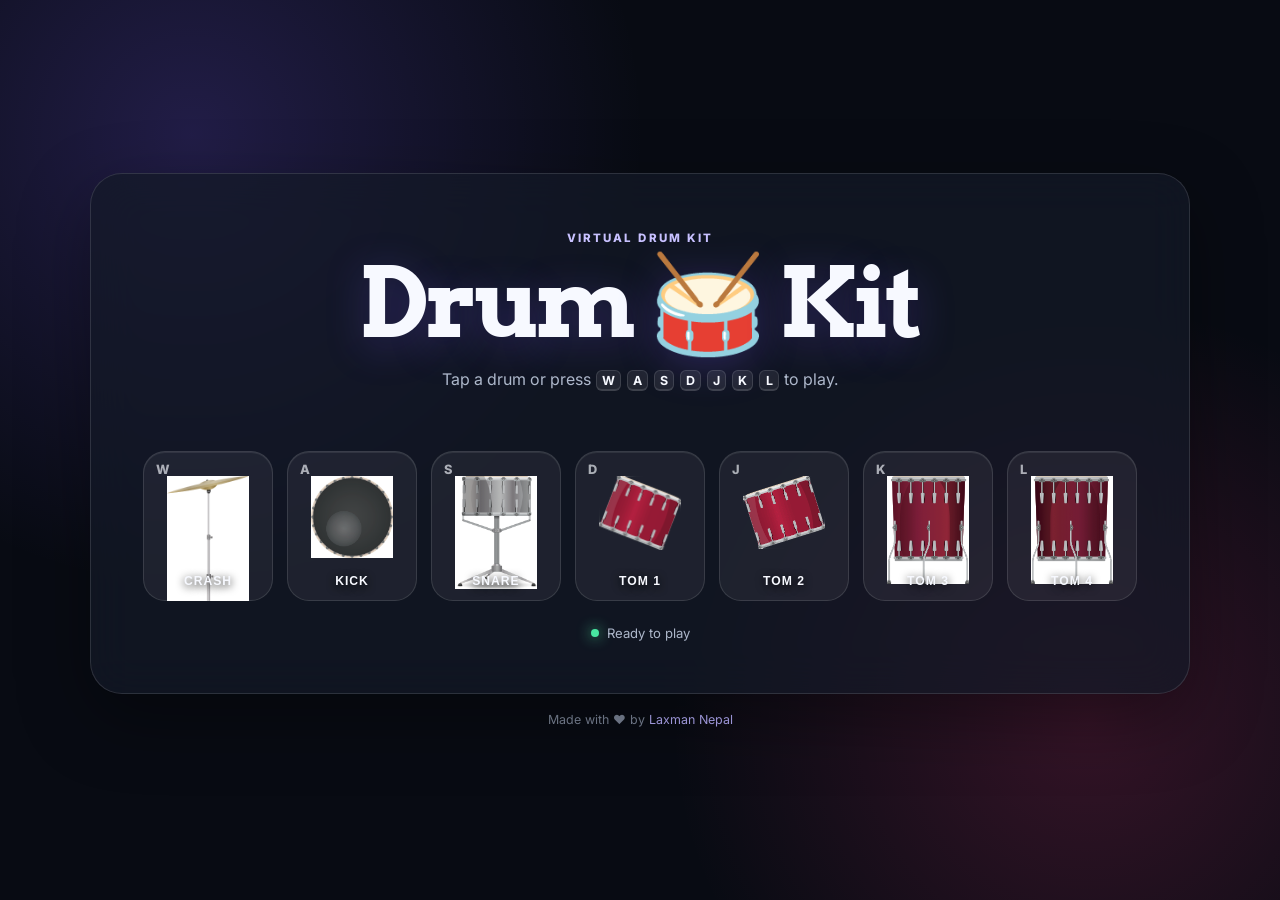
<file: index.html>
<!DOCTYPE html>
<html lang="en">
<head>
  <meta charset="utf-8">
  <meta name="viewport" content="width=device-width, initial-scale=1">
  <meta name="theme-color" content="#101522">
  <meta name="description" content="Play a responsive virtual drum kit with your keyboard, mouse, or touch screen.">
  <title>Drum Kit — Laxman Nepal</title>
  <link rel="preconnect" href="https://fonts.googleapis.com">
  <link rel="preconnect" href="https://fonts.gstatic.com" crossorigin>
  <link href="https://fonts.googleapis.com/css2?family=Arvo:wght@400;700&family=Inter:wght@400;600;700;800&display=swap" rel="stylesheet">
  <link rel="stylesheet" href="styles.css">
</head>
<body>
  <main class="app">
    <header class="hero">
      <span class="eyebrow">VIRTUAL DRUM KIT</span>
      <h1 id="title">Drum <span>🥁</span> Kit</h1>
      <p>Tap a drum or press <kbd>W</kbd> <kbd>A</kbd> <kbd>S</kbd> <kbd>D</kbd> <kbd>J</kbd> <kbd>K</kbd> <kbd>L</kbd> to play.</p>
    </header>

    <section class="kit" aria-label="Drum kit">
      <button class="drum w" data-key="w" aria-label="Crash, W key">
        <span class="key">W</span><span class="name">Crash</span>
      </button>
      <button class="drum a" data-key="a" aria-label="Kick, A key">
        <span class="key">A</span><span class="name">Kick</span>
      </button>
      <button class="drum s" data-key="s" aria-label="Snare, S key">
        <span class="key">S</span><span class="name">Snare</span>
      </button>
      <button class="drum d" data-key="d" aria-label="Tom 1, D key">
        <span class="key">D</span><span class="name">Tom 1</span>
      </button>
      <button class="drum j" data-key="j" aria-label="Tom 2, J key">
        <span class="key">J</span><span class="name">Tom 2</span>
      </button>
      <button class="drum k" data-key="k" aria-label="Tom 3, K key">
        <span class="key">K</span><span class="name">Tom 3</span>
      </button>
      <button class="drum l" data-key="l" aria-label="Tom 4, L key">
        <span class="key">L</span><span class="name">Tom 4</span>
      </button>
    </section>

    <div class="status" aria-live="polite">
      <span class="status-dot"></span>
      <span id="statusText">Ready to play</span>
    </div>
  </main>

  <footer>Made with ❤️ by <a href="https://laxmannepal.com.np/" target="_blank" rel="noopener">Laxman Nepal</a></footer>
  <script src="index.js"></script>
</body>
</html>
</file>
<file: styles.css>
:root {
  color-scheme: dark;
  --bg: #080b13;
  --panel: rgba(20, 26, 40, .72);
  --border: rgba(255,255,255,.12);
  --text: #f7f9ff;
  --muted: #aeb8cb;
  --accent: #ff3b81;
  --accent-2: #7c5cff;
  --button: rgba(255,255,255,.06);
  --shadow: 0 24px 70px rgba(0,0,0,.35);
}

* { box-sizing: border-box; }

html { min-height: 100%; }

body {
  margin: 0;
  min-height: 100vh;
  display: flex;
  flex-direction: column;
  align-items: center;
  justify-content: center;
  padding: 24px;
  color: var(--text);
  background:
    radial-gradient(circle at 15% 15%, rgba(124,92,255,.22), transparent 34%),
    radial-gradient(circle at 85% 80%, rgba(255,59,129,.18), transparent 32%),
    var(--bg);
  font-family: Inter, system-ui, -apple-system, BlinkMacSystemFont, "Segoe UI", sans-serif;
}

.app {
  width: min(1100px, 100%);
  padding: clamp(24px, 5vw, 52px);
  border: 1px solid var(--border);
  border-radius: 32px;
  background: var(--panel);
  box-shadow: var(--shadow);
  backdrop-filter: blur(22px);
  -webkit-backdrop-filter: blur(22px);
}

.hero { text-align: center; }

.eyebrow {
  display: inline-block;
  margin-bottom: 10px;
  color: #c8c1ff;
  font-size: .72rem;
  font-weight: 800;
  letter-spacing: .18em;
}

h1 {
  margin: 0;
  font-family: Arvo, Georgia, serif;
  font-size: clamp(3rem, 8vw, 6rem);
  line-height: 1;
  letter-spacing: -.04em;
  text-shadow: 0 8px 40px rgba(124,92,255,.25);
}

h1 span { display: inline-block; }

.hero p {
  margin: 18px auto 0;
  max-width: 650px;
  color: var(--muted);
  font-size: clamp(.9rem, 2vw, 1rem);
}

kbd {
  display: inline-flex;
  min-width: 1.55em;
  justify-content: center;
  padding: .15em .4em;
  margin: 0 .08em;
  border: 1px solid var(--border);
  border-bottom-width: 2px;
  border-radius: 6px;
  color: var(--text);
  background: rgba(255,255,255,.08);
  font: 700 .78em Inter, sans-serif;
}

.kit {
  display: grid;
  grid-template-columns: repeat(7, minmax(90px, 1fr));
  gap: 14px;
  margin: clamp(30px, 6vw, 60px) auto 24px;
}

.drum {
  position: relative;
  isolation: isolate;
  min-height: 150px;
  padding: 16px 10px;
  border: 1px solid var(--border);
  border-radius: 22px;
  color: var(--text);
  background-color: var(--button);
  background-size: 82px;
  background-position: center 24px;
  background-repeat: no-repeat;
  cursor: pointer;
  touch-action: manipulation;
  user-select: none;
  -webkit-tap-highlight-color: transparent;
  transition: transform .09s ease, box-shadow .09s ease, border-color .09s ease, background-color .09s ease;
  box-shadow: inset 0 1px rgba(255,255,255,.08);
}

.drum:hover {
  transform: translateY(-4px);
  border-color: rgba(255,255,255,.25);
  background-color: rgba(255,255,255,.1);
}

.drum:focus-visible {
  outline: 3px solid rgba(124,92,255,.9);
  outline-offset: 3px;
}

.drum.pressed {
  transform: translateY(3px) scale(.96);
  border-color: rgba(255,255,255,.4);
  background-color: rgba(255,255,255,.14);
  box-shadow: 0 0 0 5px rgba(255,255,255,.06), 0 12px 30px rgba(124,92,255,.22);
}

.drum .key {
  position: absolute;
  left: 12px;
  top: 10px;
  font: 800 .8rem Inter, sans-serif;
  opacity: .65;
}

.drum .name {
  position: absolute;
  right: 12px;
  bottom: 12px;
  left: 12px;
  font-size: .76rem;
  font-weight: 700;
  text-align: center;
  text-transform: uppercase;
  letter-spacing: .08em;
  text-shadow: 0 2px 8px #000;
}

.w { background-image: url("images/crash.png"); }
.a { background-image: url("images/kick.png"); }
.s { background-image: url("images/snare.png"); }
.d { background-image: url("images/tom1.png"); }
.j { background-image: url("images/tom2.png"); }
.k { background-image: url("images/tom3.png"); }
.l { background-image: url("images/tom4.png"); }

.status {
  display: flex;
  align-items: center;
  justify-content: center;
  gap: 8px;
  color: var(--muted);
  font-size: .82rem;
}

.status-dot {
  width: 8px;
  height: 8px;
  border-radius: 50%;
  background: #48e6a1;
  box-shadow: 0 0 14px #48e6a1;
}

footer {
  margin-top: 18px;
  color: #7f899c;
  font-size: .78rem;
  text-align: center;
}

footer a { color: #b9b1ff; text-decoration: none; }
footer a:hover { text-decoration: underline; }

@media (max-width: 850px) {
  .kit { grid-template-columns: repeat(4, 1fr); }
}

@media (max-width: 520px) {
  body { padding: 12px; justify-content: flex-start; }
  .app { margin-top: 10px; padding: 24px 14px; border-radius: 24px; }
  .kit { grid-template-columns: repeat(2, 1fr); gap: 10px; margin-top: 28px; }
  .drum { min-height: 135px; background-size: 70px; }
  .drum .name { font-size: .68rem; }
  .hero p { line-height: 1.7; }
}

@media (prefers-reduced-motion: reduce) {
  *, *::before, *::after { scroll-behavior: auto !important; transition: none !important; }
}
</file>
